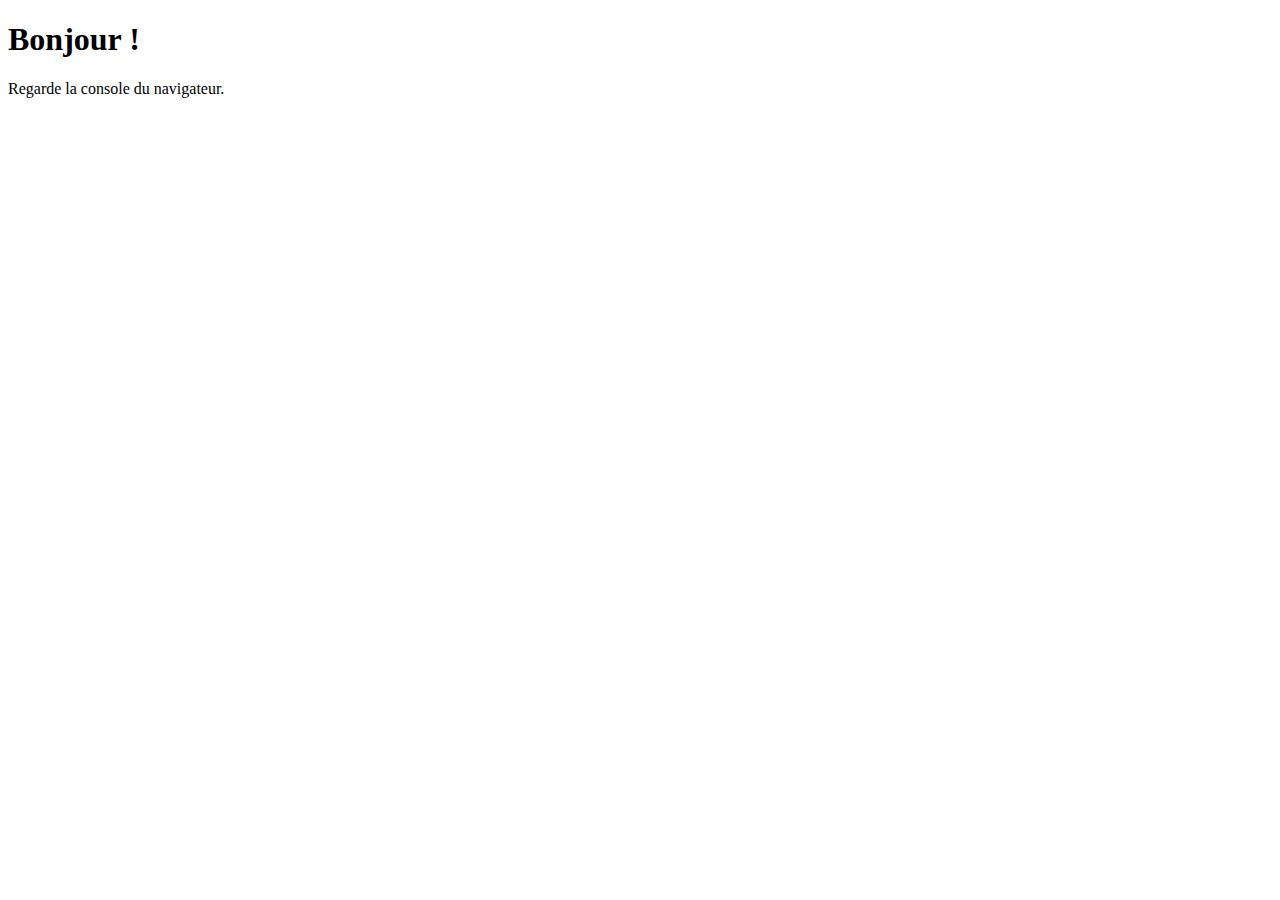
<file: index.html>
<!DOCTYPE html>
<html lang="fr">
<head>
    <meta charset="UTF-8">
    <title>Ma page avec JavaScript</title>
    <!-- Si tu veux charger le script dans le head -->
    <!-- <script src="script.js" defer></script> -->
</head>
<body>

    <h1>Bonjour !</h1>
    <p>Regarde la console du navigateur.</p>

    <!-- Lien vers le fichier JavaScript -->
    <script src="script.js"></script>
</body>
</html>
</file>
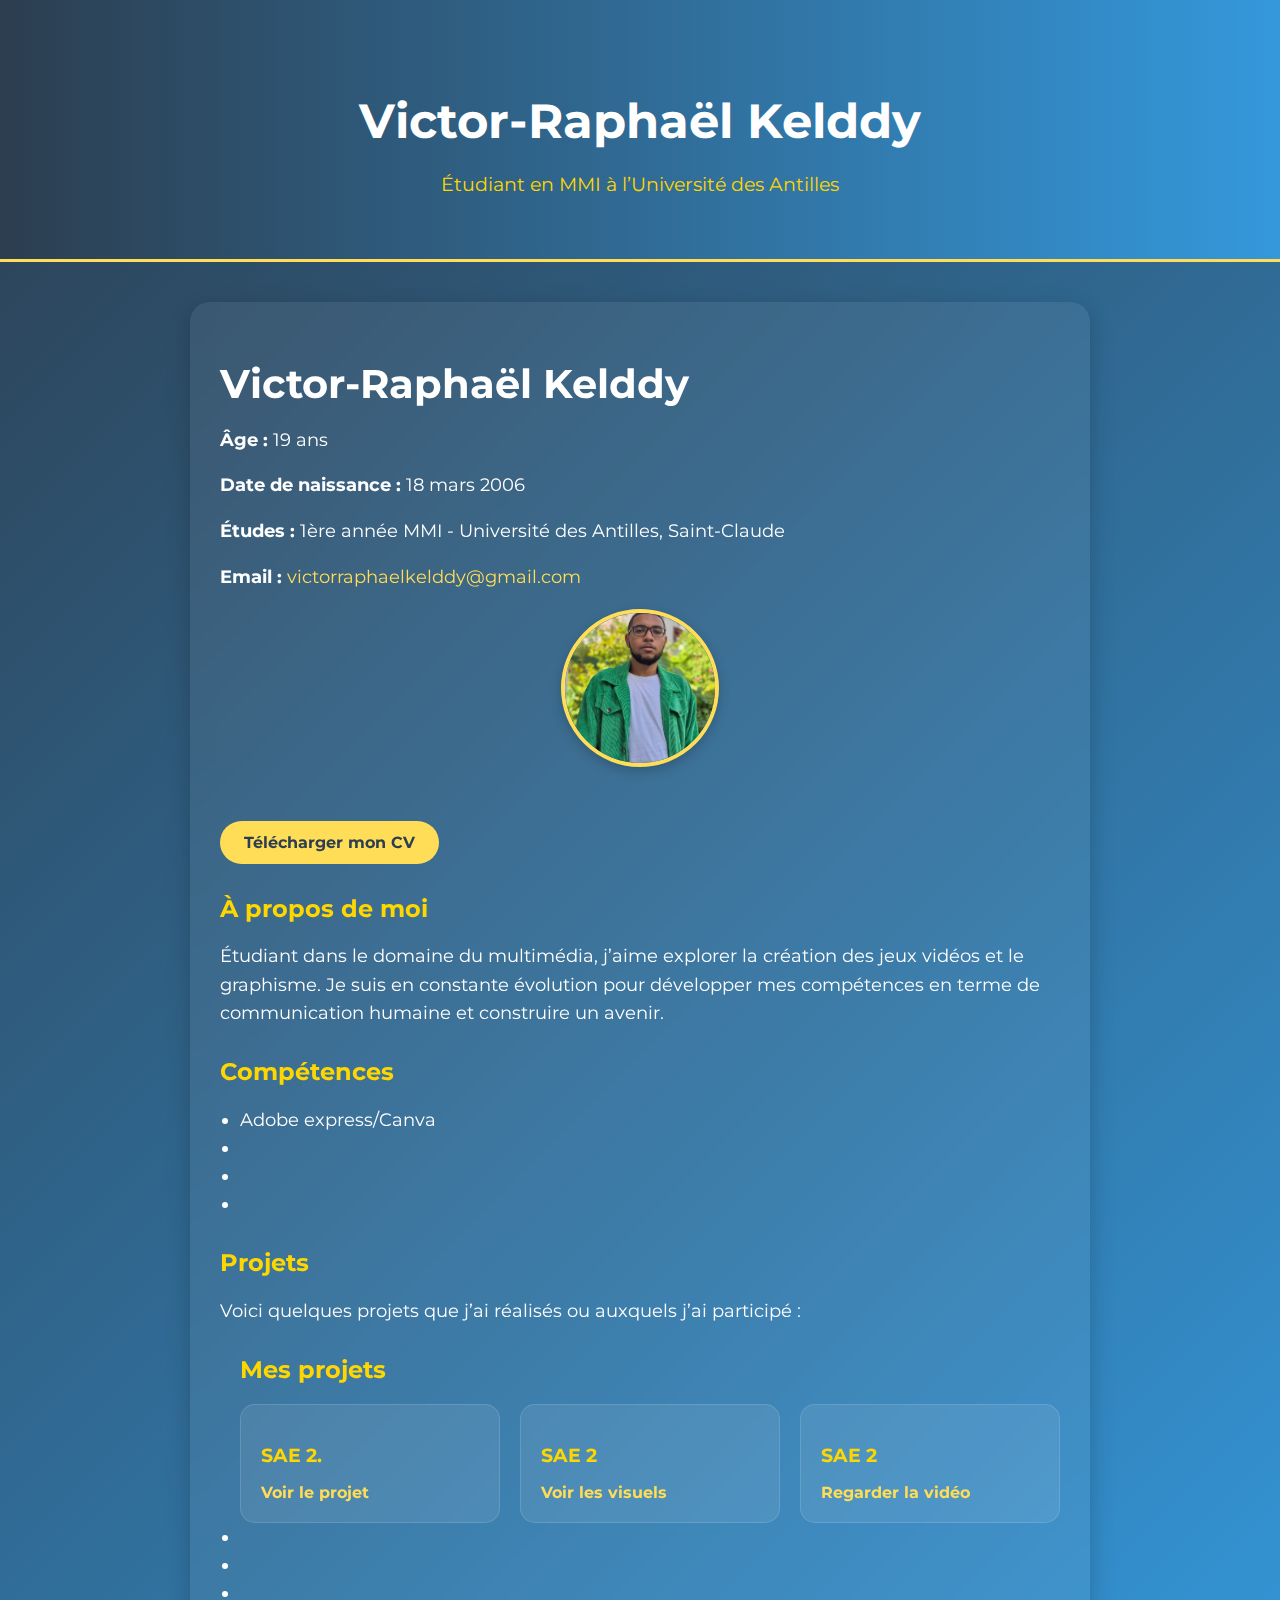
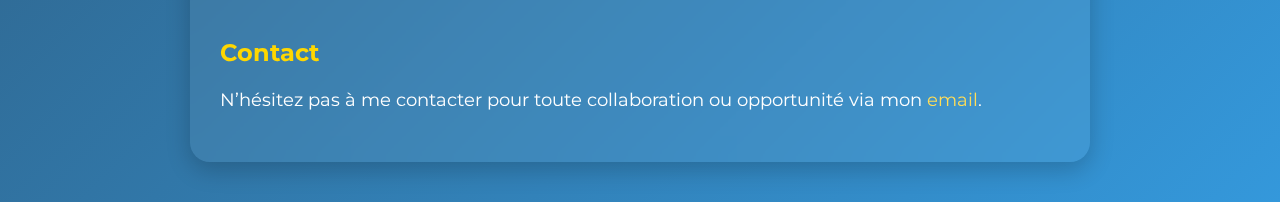
<file: V-R portfolio.html>
<!DOCTYPE html>
<html lang="fr">
<head>
    <meta charset="UTF-8">
    <title>Portfolio - Victor-Raphaël Kelddy</title>
    <link href="https://fonts.googleapis.com/css2?family=Montserrat:wght@400;700&display=swap" rel="stylesheet">
    <style>
         .banner {
    text-align: center;
    padding: 60px 20px 40px;
    background: linear-gradient(90deg, #2c3e50, #3498db);
    color: #fff;
    border-bottom: 3px solid #ffdd57;
}

.banner h1 {
    font-size: 3em;
    margin-bottom: 10px;
    font-weight: bold;
}

.banner p {
    font-size: 1.2em;
    color: #ffd700;
}

    
        .profile-pic {
    text-align: center;
    margin-bottom: 30px;
}

.profile-pic img {
    width: 150px;
    height: 150px;
    border-radius: 50%;
    object-fit: cover;
    border: 4px solid #ffdd57;
    box-shadow: 0 4px 12px rgba(0,0,0,0.2);
    transition: transform 0.3s ease;
}

.profile-pic img:hover {
    transform: scale(1.05);
}

    
        .portfolio-grid {
    display: grid;
    grid-template-columns: repeat(auto-fit, minmax(250px, 1fr));
    gap: 20px;
    margin-top: 20px;
}

.project-card {
    background-color: #ffffff15;
    padding: 20px;
    border-radius: 15px;
    transition: transform 0.3s, box-shadow 0.3s;
    border: 1px solid #ffffff22;
}

.project-card:hover {
    transform: translateY(-5px);
    box-shadow: 0 8px 24px rgba(0,0,0,0.3);
}

.project-card h3 {
    color: #ffd700;
    margin-bottom: 10px;
}

.project-card p {
    font-size: 1em;
    margin-bottom: 10px;
}

.project-card a {
    color: #ffdd57;
    font-weight: bold;
    text-decoration: none;
}

.project-card a:hover {
    text-decoration: underline;
}

        body {
            margin: 0;
            font-family: 'Montserrat', sans-serif;
            background: linear-gradient(135deg, #2c3e50, #3498db);
            color: #fff;
        }

        .container {
            max-width: 900px;
            margin: 0 auto;
            padding: 40px 20px;
        }

        .card {
            background-color: #ffffff10;
            padding: 30px;
            border-radius: 20px;
            box-shadow: 0 8px 24px rgba(0,0,0,0.2);
            backdrop-filter: blur(10px);
        }

        h1 {
            font-size: 2.5em;
            margin-bottom: 10px;
        }

        h2 {
            color: #ffd700;
            margin-top: 30px;
        }

        p, li {
            font-size: 1.1em;
            line-height: 1.6;
        }

        ul {
            padding-left: 20px;
        }

        a {
            color: #ffdd57;
            text-decoration: none;
        }

        a:hover {
            text-decoration: underline;
        }

        .button {
            display: inline-block;
            margin-top: 20px;
            padding: 12px 24px;
            background-color: #ffdd57;
            color: #2c3e50;
            font-weight: bold;
            border-radius: 30px;
            transition: 0.3s ease;
            text-decoration: none;
        }

        .button:hover {
            background-color: #e6c84d;
        }

        @media (max-width: 600px) {
            h1 {
                font-size: 2em;
            }
        }
    </style>
</head>
<body>
    <header class="banner">
    <h1>Victor-Raphaël Kelddy</h1>
    <p>Étudiant en MMI à l’Université des Antilles</p>
</header>

    <div class="container">
        <div class="card">
            <h1>Victor-Raphaël Kelddy</h1>
            <p><strong>Âge :</strong> 19 ans</p>
            <p><strong>Date de naissance :</strong> 18 mars 2006</p>
            <p><strong>Études :</strong> 1ère année MMI - Université des Antilles, Saint-Claude</p>
            <p><strong>Email :</strong> <a href="mailto:victorraphaelkelddy@gmail.com">victorraphaelkelddy@gmail.com</a></p>
            
            <div class="profile-pic">
    <img src="WhatsApp Image 2024-12-31 at 20.32.14 (1).jpeg" alt=""WhatsApp Image 2024-12-31 at 20.32.14 (1)">
</div>

            
            <a class="button" href="CV V-R Kelddy pdf (1).pdf " download>Télécharger mon CV</a>

            <h2>À propos de moi</h2>
            <p>Étudiant dans le domaine du multimédia, j’aime explorer la création des jeux vidéos et le graphisme. Je suis en constante évolution pour développer mes compétences en terme de communication humaine et construire un avenir.</p>

            <h2>Compétences</h2>
            <ul>
                <li>Adobe express/Canva</li>
                <li></li>
                <li></li>
                <li></li>
            </ul>

            <h2>Projets</h2>
            <p>Voici quelques projets que j’ai réalisés ou auxquels j’ai participé :</p>
            <ul>
                <h2>Mes projets</h2>
<div class="portfolio-grid">
    <div class="project-card">
        <h3>SAE 2.</h3>
        <p></p>
        <a href="#" target="_blank">Voir le projet</a>
    </div>

    <div class="project-card">
        <h3>SAE 2</h3>
        <p></p>
        <a href="#" target="_blank">Voir les visuels</a>
    </div>

    <div class="project-card">
        <h3>SAE 2</h3>
        <p></p>
        <a href="#" target="_blank">Regarder la vidéo</a>
    </div>
</div>

                <li></li>
                <li></li>
                <li></li>
            </ul>

            <h2>Contact</h2>
            <p>N’hésitez pas à me contacter pour toute collaboration ou opportunité via mon <a href="mailto:victorraphaelkelddy@gmail.com">email</a>.</p>
        </div>
    </div>
</body>
</html>
</file>
